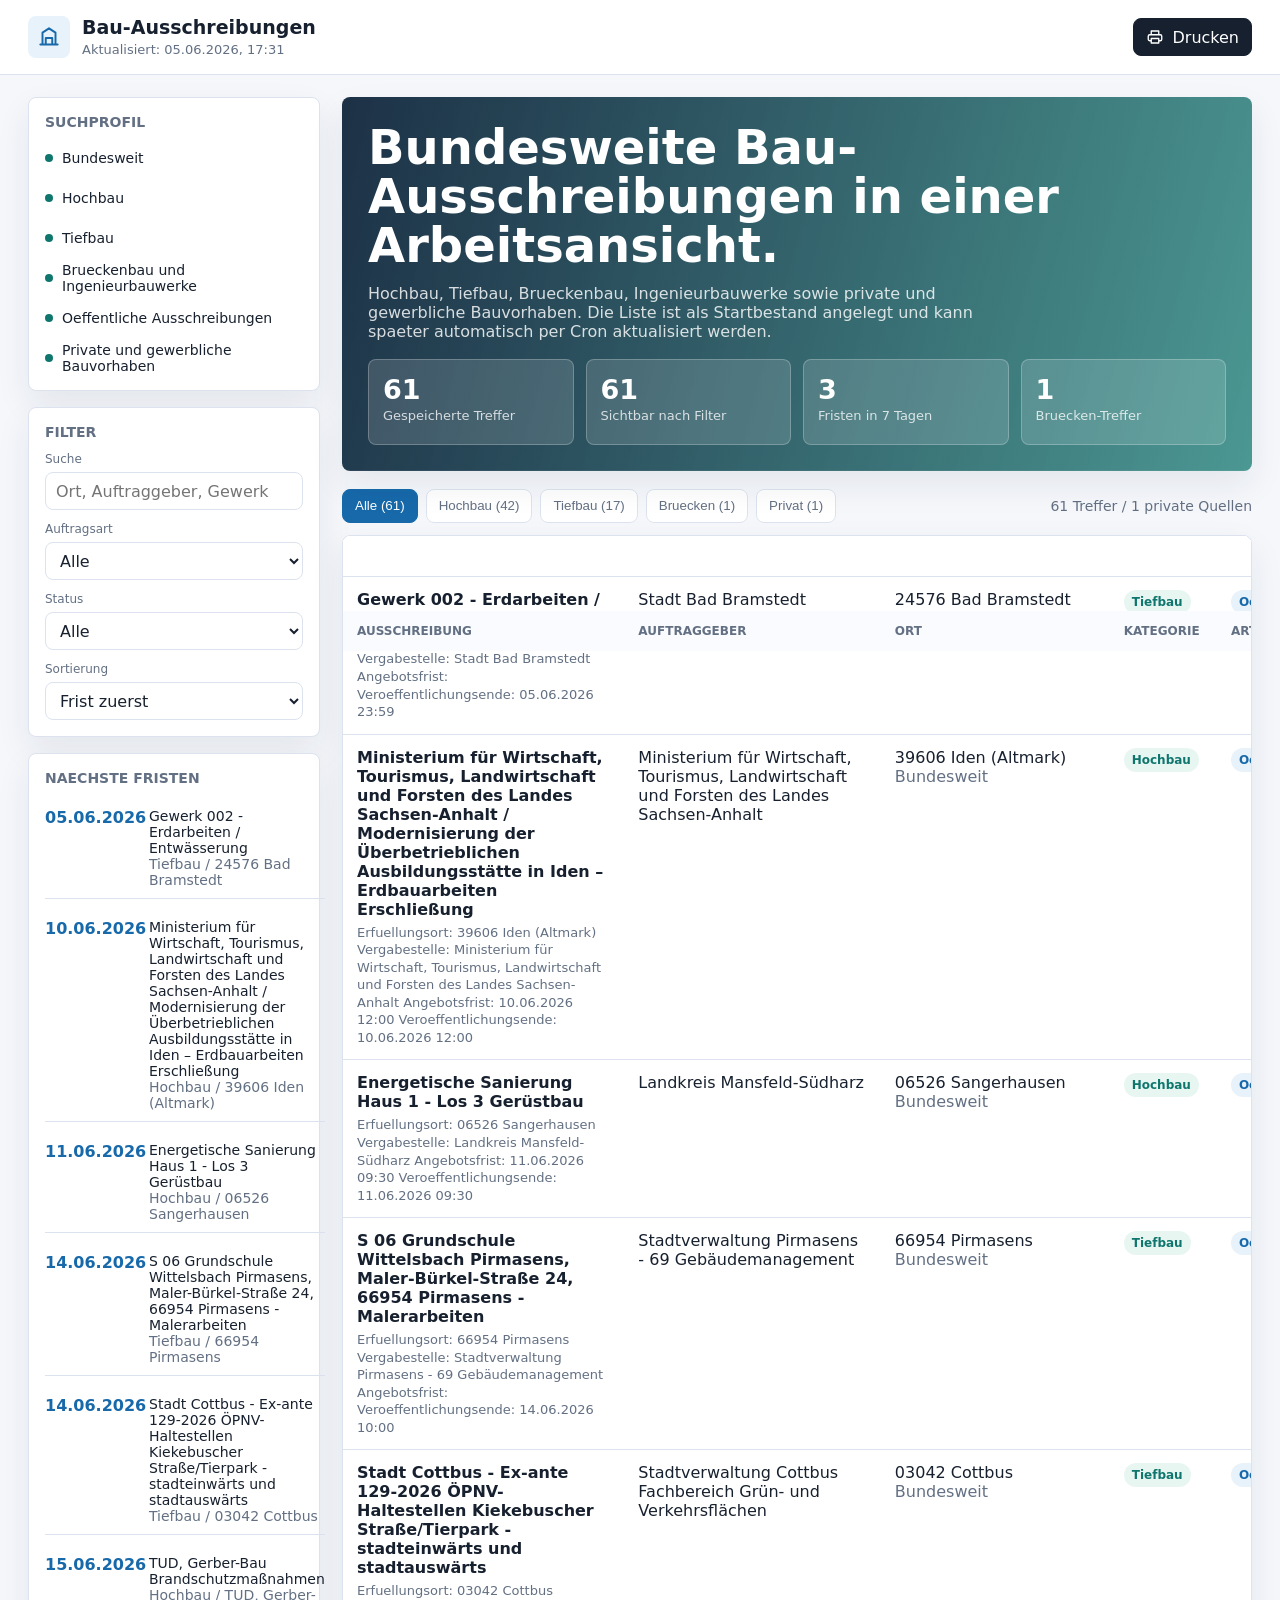
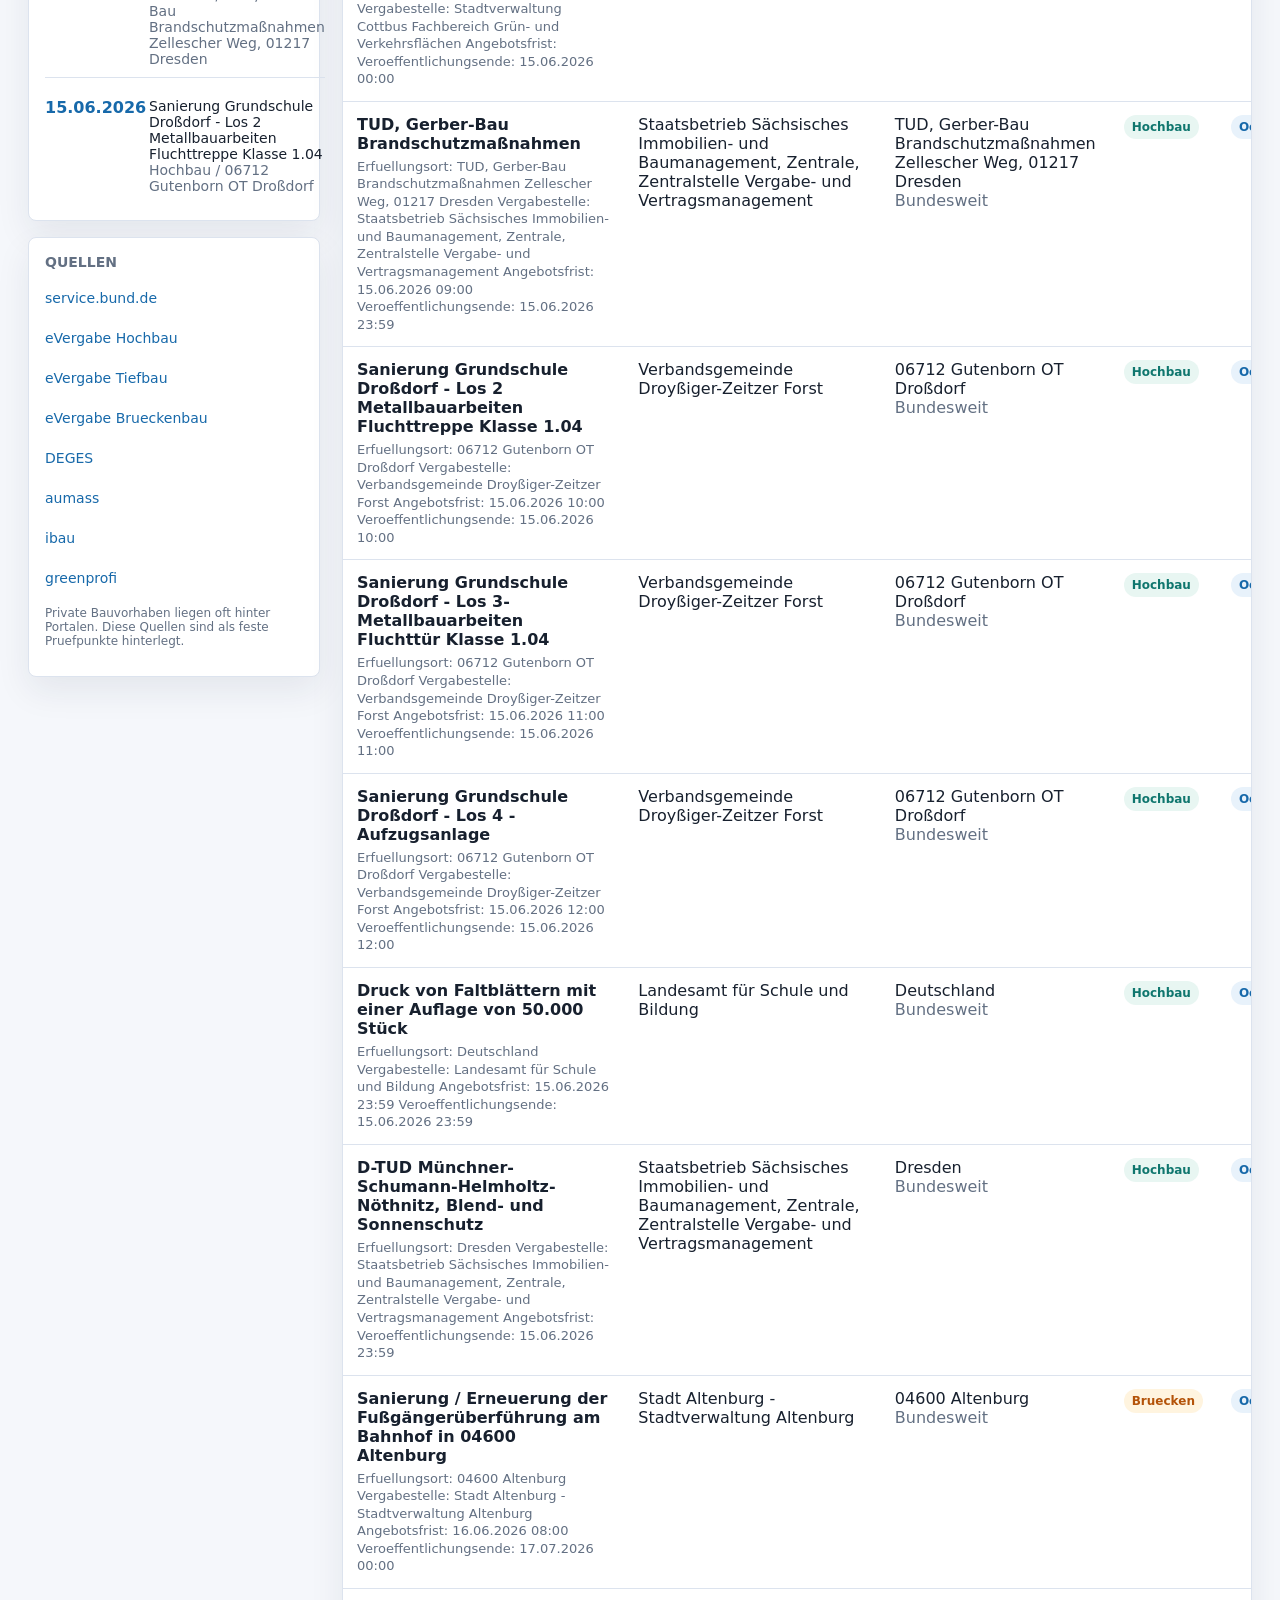
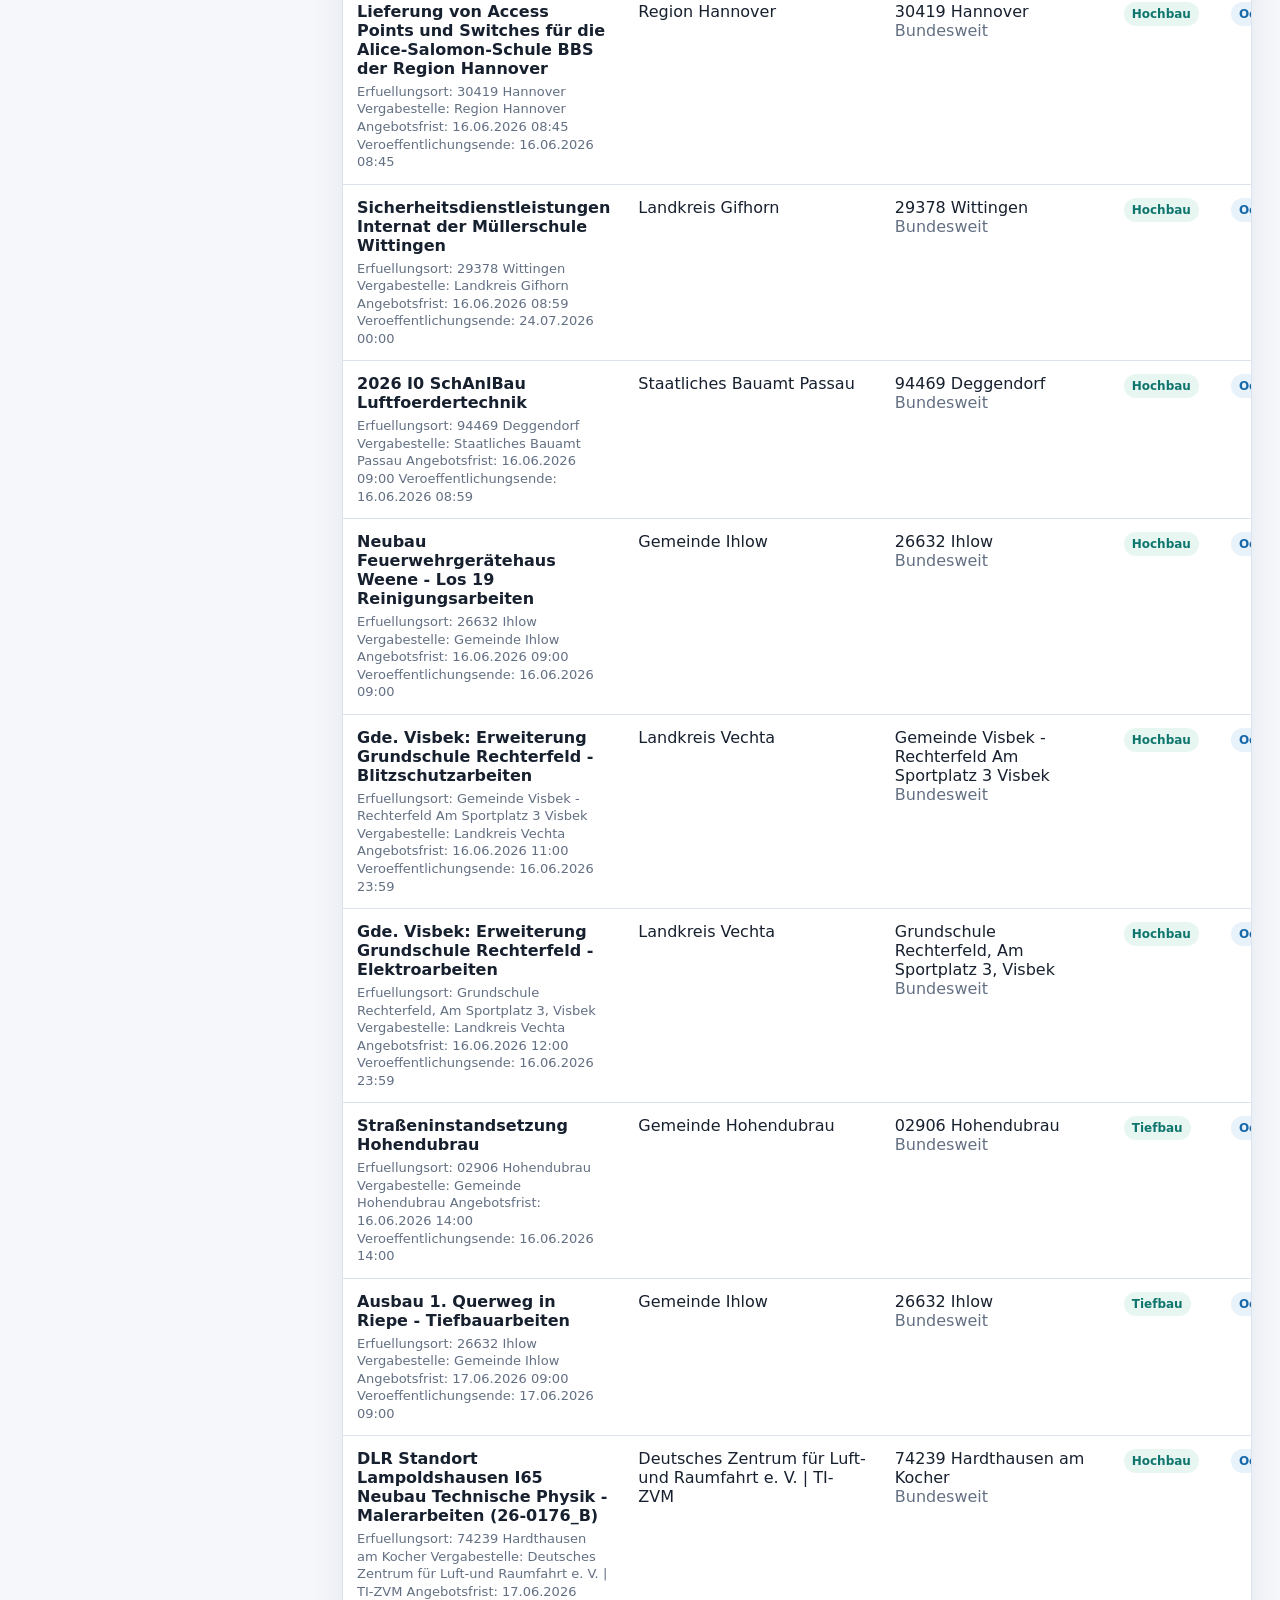
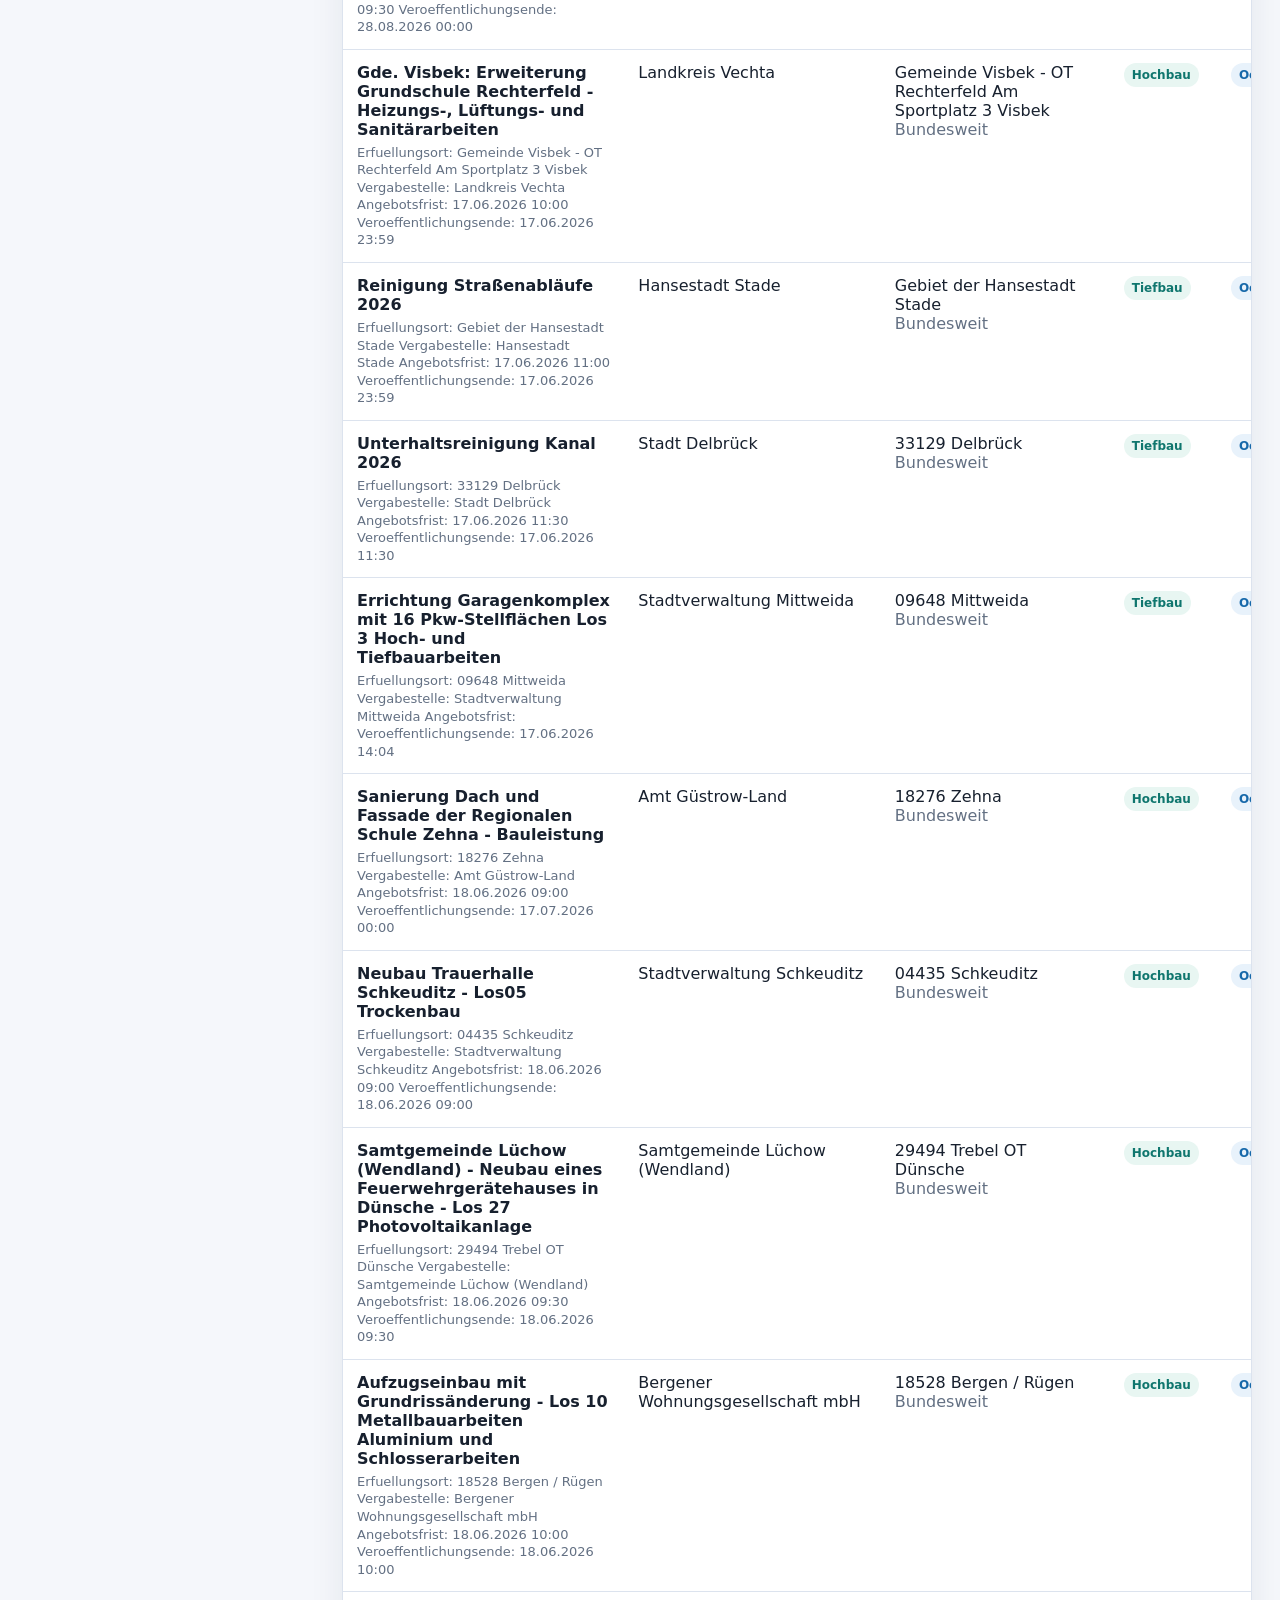
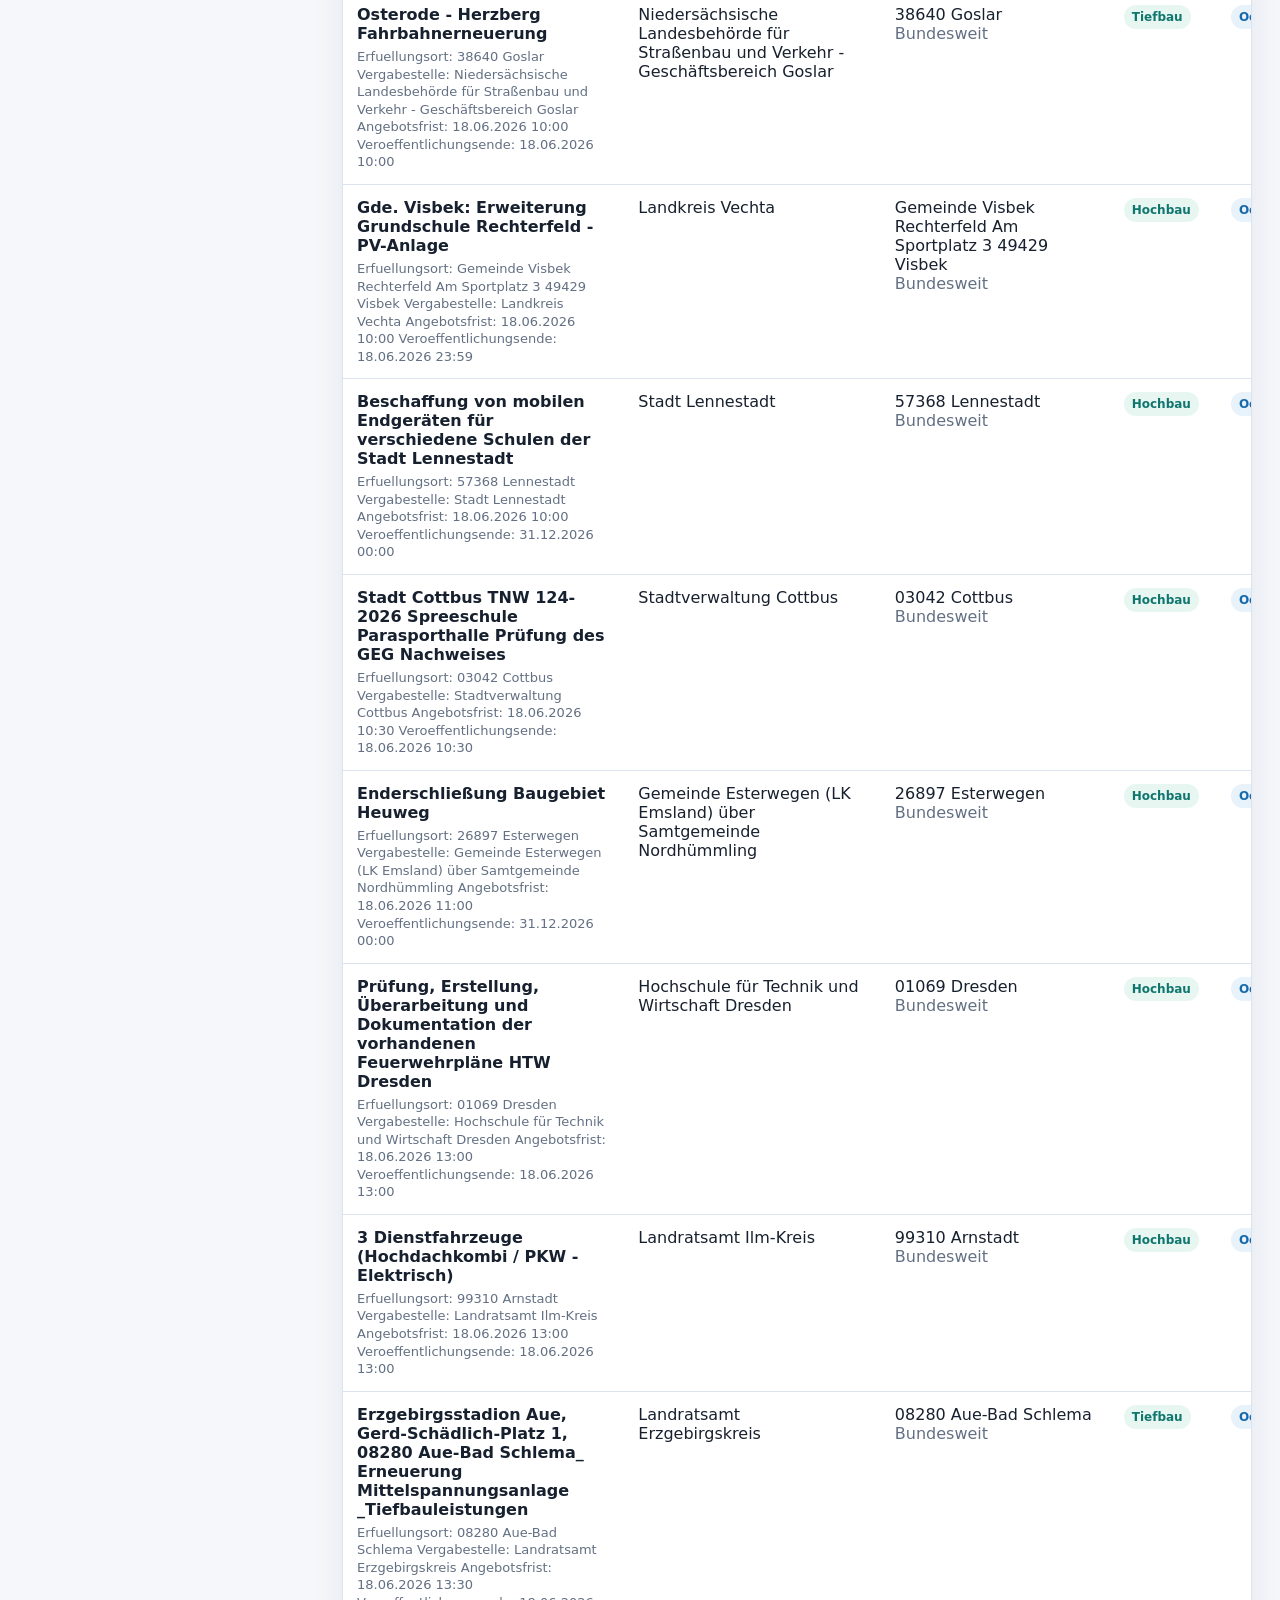
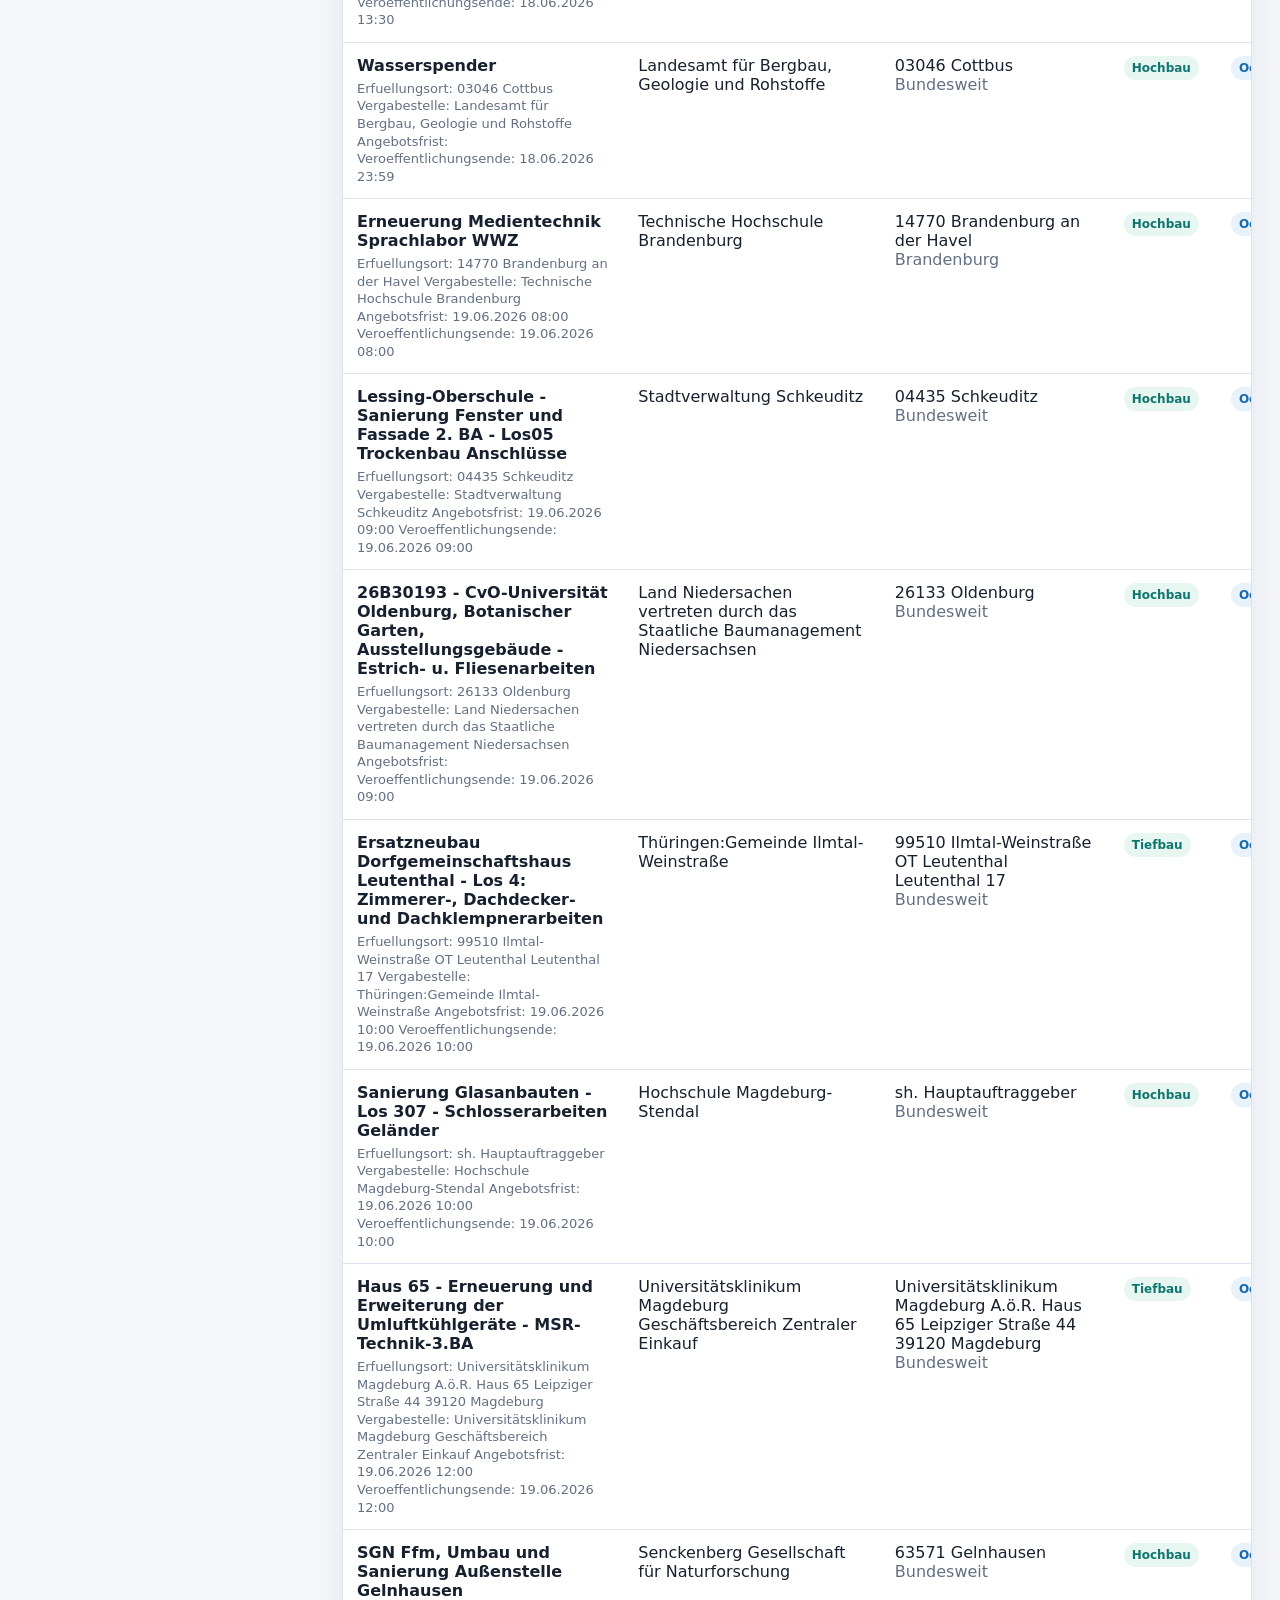
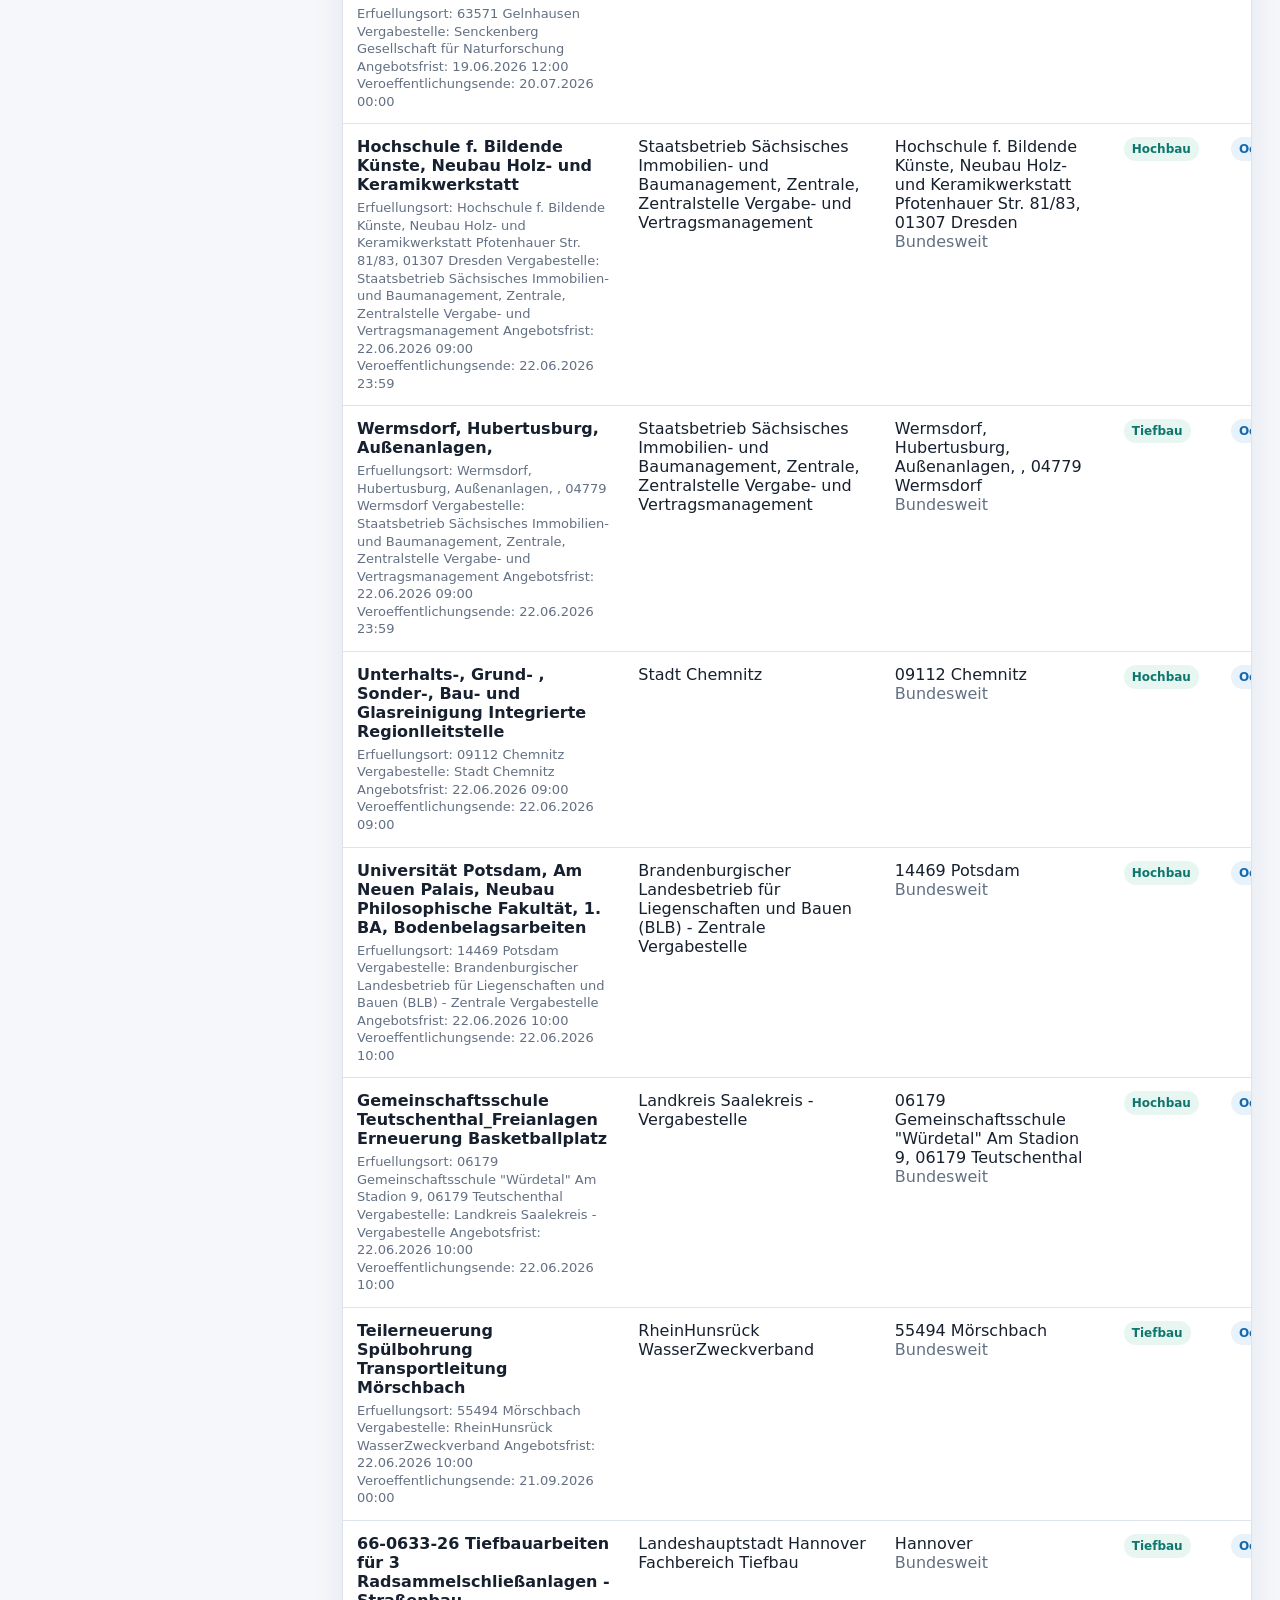
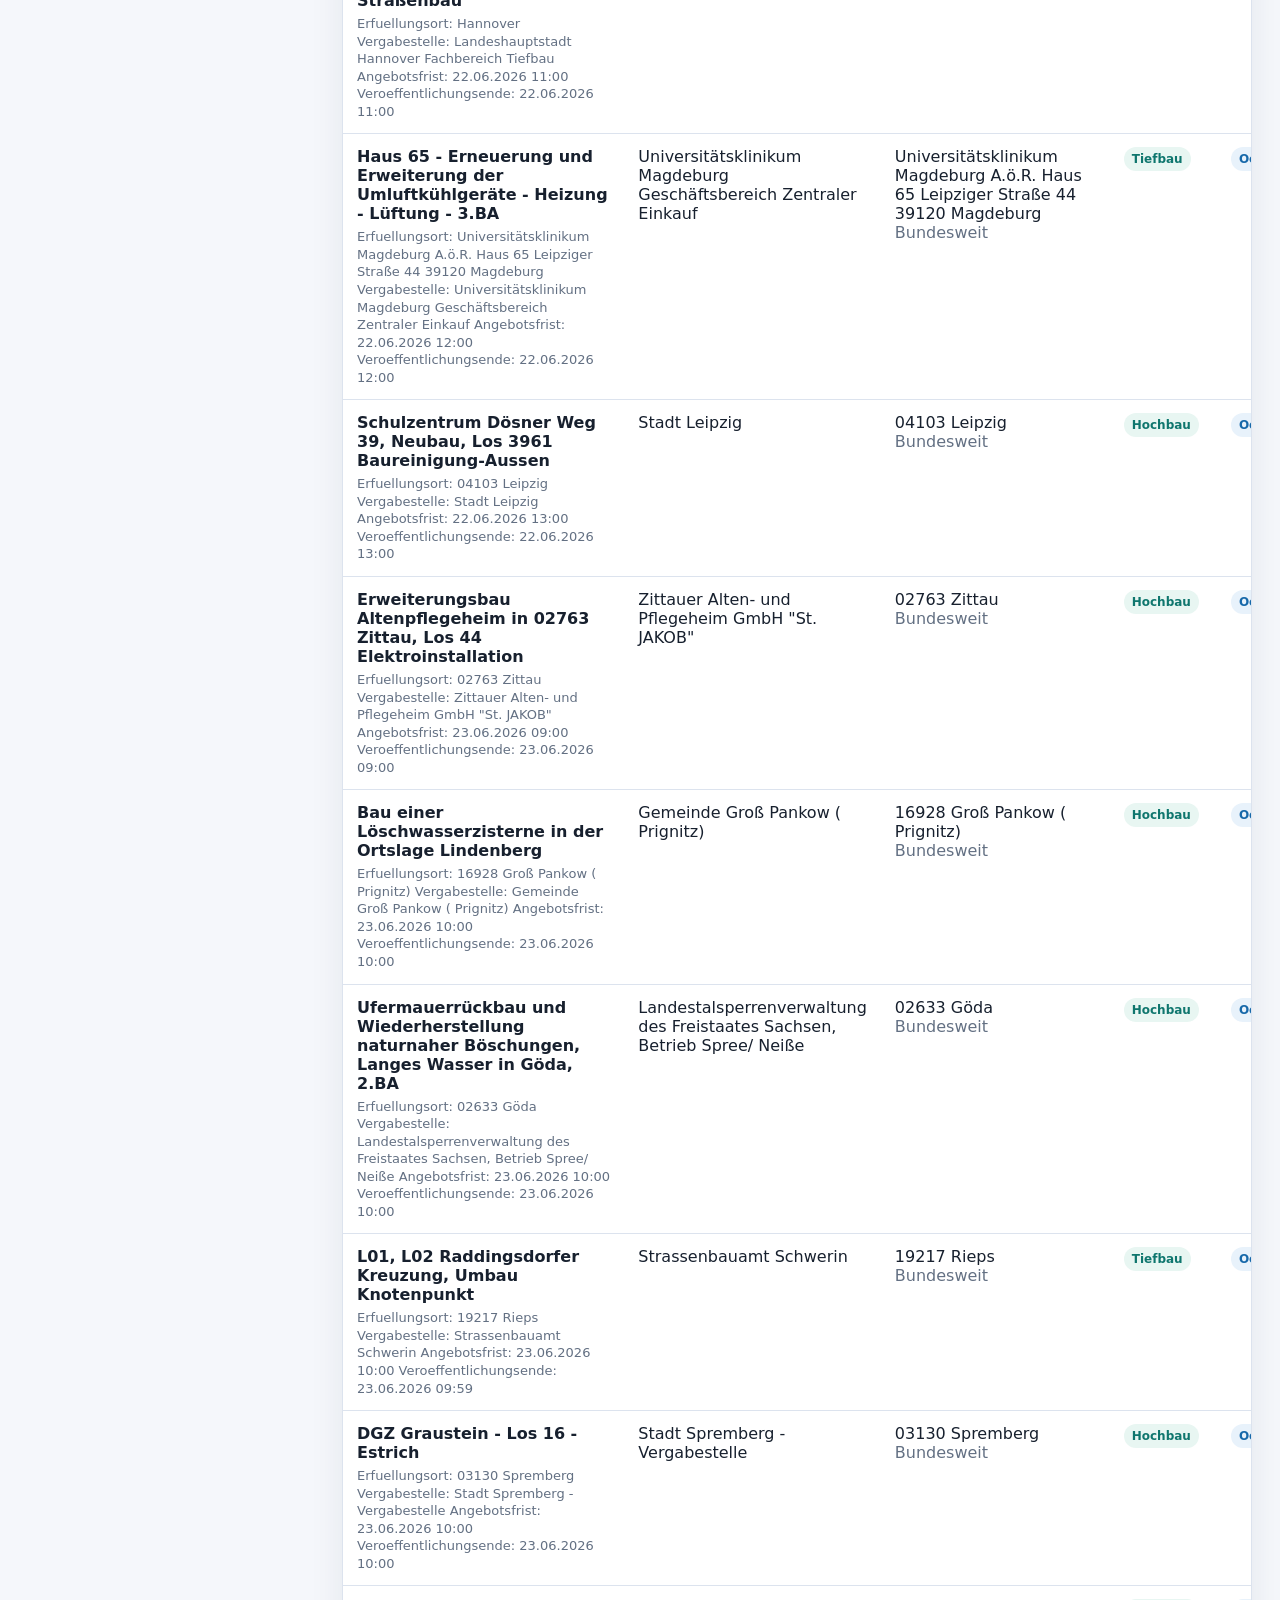
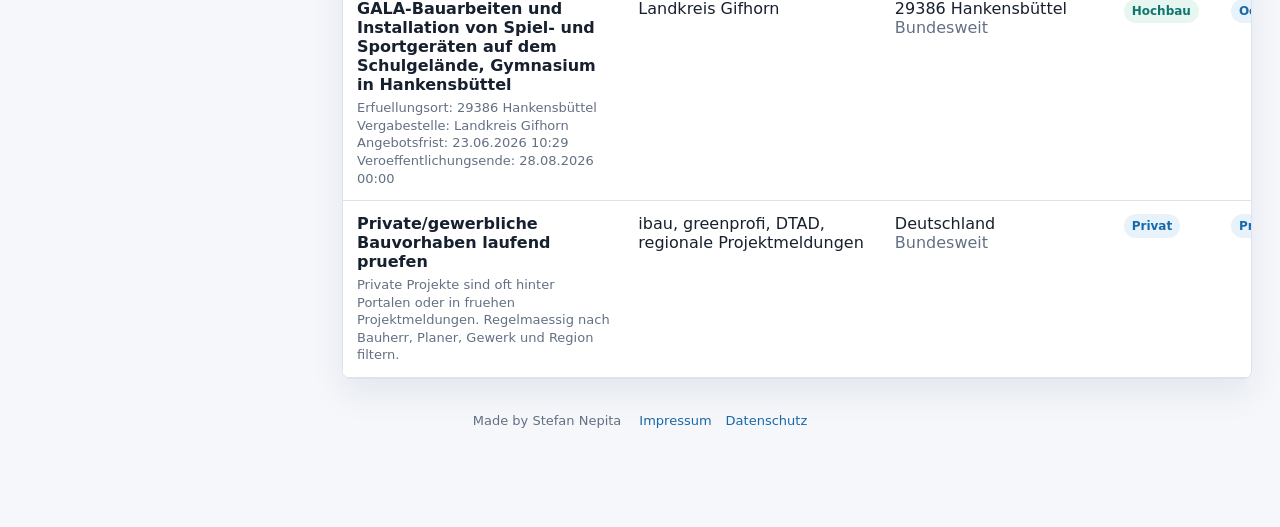
<file: index.html>
<!doctype html>
<html lang="de">
  <head>
    <meta charset="utf-8">
    <meta name="viewport" content="width=device-width, initial-scale=1">
    <title>Bau-Ausschreibungen Dashboard</title>
    <link rel="stylesheet" href="styles.css">
  </head>
  <body>
    <div class="app">
      <header class="topbar">
        <div class="brand">
          <div class="brand-mark" aria-hidden="true">
            <svg width="26" height="26" viewBox="0 0 24 24" fill="none">
              <path d="M4 19h16M6 19V8l6-4 6 4v11M9 19v-6h6v6" stroke="currentColor" stroke-width="1.8" stroke-linecap="round" stroke-linejoin="round"/>
            </svg>
          </div>
          <div>
            <h1>Bau-Ausschreibungen</h1>
            <p>Aktualisiert: <span id="updatedAt"></span></p>
          </div>
        </div>
        <div class="top-actions">
          <button class="primary-button" id="printButton" type="button">
            <svg width="18" height="18" viewBox="0 0 24 24" fill="none" aria-hidden="true">
              <path d="M7 8V4h10v4M7 17H5a2 2 0 0 1-2-2v-4a2 2 0 0 1 2-2h14a2 2 0 0 1 2 2v4a2 2 0 0 1-2 2h-2M7 14h10v6H7z" stroke="currentColor" stroke-width="1.8" stroke-linecap="round" stroke-linejoin="round"/>
            </svg>
            Drucken
          </button>
        </div>
      </header>

      <main class="layout">
        <aside class="sidebar">
          <section class="panel">
            <div class="panel-inner">
              <h2 class="section-title">Suchprofil</h2>
              <ul class="profile-list" id="profileList"></ul>
            </div>
          </section>

          <section class="panel">
            <div class="panel-inner">
              <h2 class="section-title">Filter</h2>
              <div class="filters">
                <div class="field">
                  <label for="search">Suche</label>
                  <input id="search" type="search" placeholder="Ort, Auftraggeber, Gewerk">
                </div>
                <div class="field">
                  <label for="typeFilter">Auftragsart</label>
                  <select id="typeFilter">
                    <option>Alle</option>
                    <option>Oeffentlich</option>
                    <option>Privat/Gewerblich</option>
                  </select>
                </div>
                <div class="field">
                  <label for="statusFilter">Status</label>
                  <select id="statusFilter">
                    <option>Alle</option>
                    <option>Dringend</option>
                    <option>Pruefen</option>
                    <option>Neu</option>
                    <option>Beobachten</option>
                    <option>Quelle</option>
                  </select>
                </div>
                <div class="field">
                  <label for="sortFilter">Sortierung</label>
                  <select id="sortFilter">
                    <option value="deadline">Frist zuerst</option>
                    <option value="priority">Prioritaet</option>
                    <option value="category">Kategorie</option>
                  </select>
                </div>
              </div>
            </div>
          </section>

          <section class="panel">
            <div class="panel-inner">
              <h2 class="section-title">Naechste Fristen</h2>
              <div class="timeline" id="timeline"></div>
            </div>
          </section>

          <section class="panel">
            <div class="panel-inner">
              <h2 class="section-title">Quellen</h2>
              <ul class="source-list" id="sourceList"></ul>
              <p class="print-note">Private Bauvorhaben liegen oft hinter Portalen. Diese Quellen sind als feste Pruefpunkte hinterlegt.</p>
            </div>
          </section>
        </aside>

        <section class="content">
          <div class="hero">
            <h2>Bundesweite Bau-Ausschreibungen in einer Arbeitsansicht.</h2>
            <p>Hochbau, Tiefbau, Brueckenbau, Ingenieurbauwerke sowie private und gewerbliche Bauvorhaben. Die Liste ist als Startbestand angelegt und kann spaeter automatisch per Cron aktualisiert werden.</p>
            <div class="stats">
              <div class="stat">
                <strong id="statTotal">0</strong>
                <span>Gespeicherte Treffer</span>
              </div>
              <div class="stat">
                <strong id="statVisible">0</strong>
                <span>Sichtbar nach Filter</span>
              </div>
              <div class="stat">
                <strong id="statUrgent">0</strong>
                <span>Fristen in 7 Tagen</span>
              </div>
              <div class="stat">
                <strong id="statBridge">0</strong>
                <span>Bruecken-Treffer</span>
              </div>
            </div>
          </div>

          <div class="toolbar">
            <div class="tabs" id="tabs"></div>
            <div class="count-label"><span id="resultCount">0 Treffer</span> / <span id="privateCount">0</span> private Quellen</div>
          </div>

          <div class="empty" id="empty">Keine Treffer fuer diese Filter.</div>

          <div class="table-wrap">
            <table>
              <thead>
                <tr>
                  <th>Ausschreibung</th>
                  <th>Auftraggeber</th>
                  <th>Ort</th>
                  <th>Kategorie</th>
                  <th>Art</th>
                  <th>Frist</th>
                  <th>Status</th>
                  <th>Aktion</th>
                </tr>
              </thead>
              <tbody id="tenderRows"></tbody>
            </table>
          </div>
        </section>
      </main>

      <footer class="imprint">
        <span>Made by Stefan Nepita</span>
        <nav aria-label="Rechtliche Informationen">
          <a href="impressum.html">Impressum</a>
          <a href="datenschutz.html">Datenschutz</a>
        </nav>
      </footer>
    </div>

    <script src="data.js"></script>
    <script src="app.js"></script>
  </body>
</html>
</file>
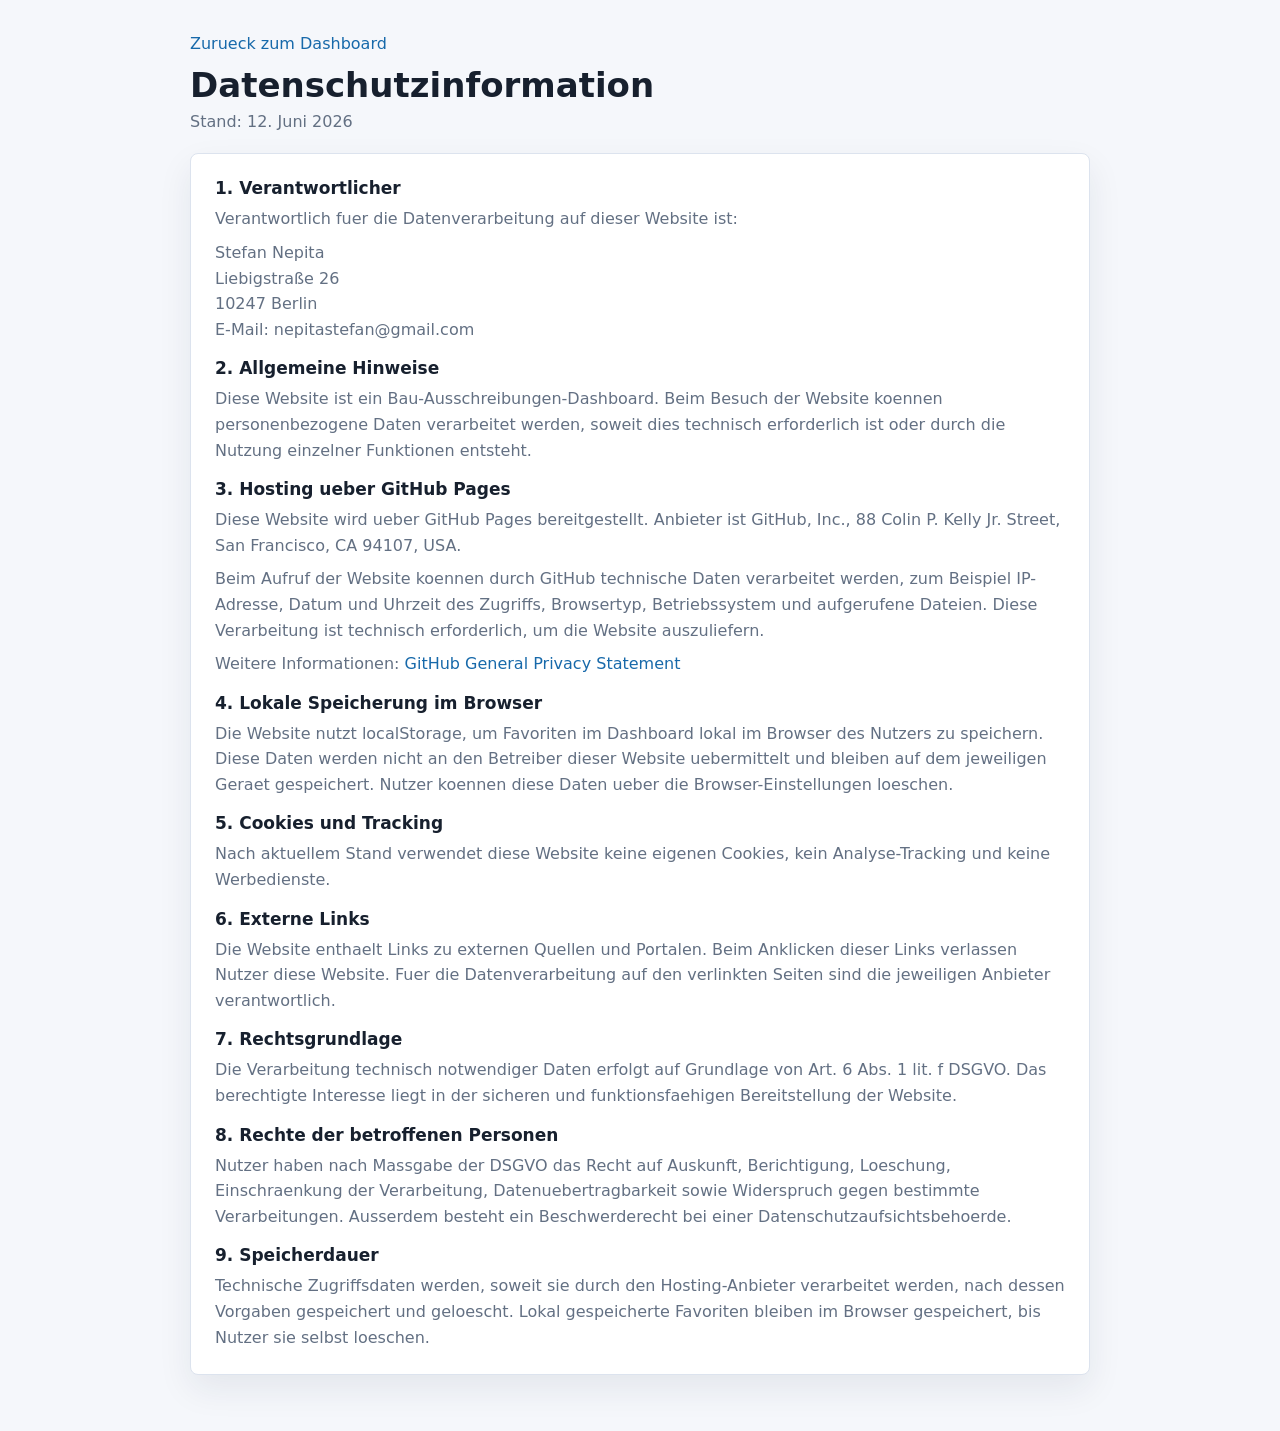
<file: datenschutz.html>
<!doctype html>
<html lang="de">
  <head>
    <meta charset="utf-8">
    <meta name="viewport" content="width=device-width, initial-scale=1">
    <title>Datenschutz | Bau-Ausschreibungen Dashboard</title>
    <link rel="stylesheet" href="styles.css">
  </head>
  <body>
    <div class="legal-page">
      <header class="legal-header">
        <a href="index.html">Zurueck zum Dashboard</a>
        <h1>Datenschutzinformation</h1>
        <p>Stand: 12. Juni 2026</p>
      </header>

      <main class="legal-content">
        <section>
          <h2>1. Verantwortlicher</h2>
          <p>
            Verantwortlich fuer die Datenverarbeitung auf dieser Website ist:
          </p>
          <p>
            Stefan Nepita<br>
            Liebigstraße 26<br>
            10247 Berlin<br>
            E-Mail: nepitastefan@gmail.com
          </p>
        </section>

        <section>
          <h2>2. Allgemeine Hinweise</h2>
          <p>
            Diese Website ist ein Bau-Ausschreibungen-Dashboard. Beim Besuch der Website
            koennen personenbezogene Daten verarbeitet werden, soweit dies technisch
            erforderlich ist oder durch die Nutzung einzelner Funktionen entsteht.
          </p>
        </section>

        <section>
          <h2>3. Hosting ueber GitHub Pages</h2>
          <p>
            Diese Website wird ueber GitHub Pages bereitgestellt. Anbieter ist GitHub,
            Inc., 88 Colin P. Kelly Jr. Street, San Francisco, CA 94107, USA.
          </p>
          <p>
            Beim Aufruf der Website koennen durch GitHub technische Daten verarbeitet
            werden, zum Beispiel IP-Adresse, Datum und Uhrzeit des Zugriffs, Browsertyp,
            Betriebssystem und aufgerufene Dateien. Diese Verarbeitung ist technisch
            erforderlich, um die Website auszuliefern.
          </p>
          <p>
            Weitere Informationen:
            <a href="https://docs.github.com/de/site-policy/privacy-policies/github-general-privacy-statement" target="_blank" rel="noreferrer">GitHub General Privacy Statement</a>
          </p>
        </section>

        <section>
          <h2>4. Lokale Speicherung im Browser</h2>
          <p>
            Die Website nutzt localStorage, um Favoriten im Dashboard lokal im Browser
            des Nutzers zu speichern. Diese Daten werden nicht an den Betreiber dieser
            Website uebermittelt und bleiben auf dem jeweiligen Geraet gespeichert.
            Nutzer koennen diese Daten ueber die Browser-Einstellungen loeschen.
          </p>
        </section>

        <section>
          <h2>5. Cookies und Tracking</h2>
          <p>
            Nach aktuellem Stand verwendet diese Website keine eigenen Cookies, kein
            Analyse-Tracking und keine Werbedienste.
          </p>
        </section>

        <section>
          <h2>6. Externe Links</h2>
          <p>
            Die Website enthaelt Links zu externen Quellen und Portalen. Beim Anklicken
            dieser Links verlassen Nutzer diese Website. Fuer die Datenverarbeitung auf
            den verlinkten Seiten sind die jeweiligen Anbieter verantwortlich.
          </p>
        </section>

        <section>
          <h2>7. Rechtsgrundlage</h2>
          <p>
            Die Verarbeitung technisch notwendiger Daten erfolgt auf Grundlage von
            Art. 6 Abs. 1 lit. f DSGVO. Das berechtigte Interesse liegt in der sicheren
            und funktionsfaehigen Bereitstellung der Website.
          </p>
        </section>

        <section>
          <h2>8. Rechte der betroffenen Personen</h2>
          <p>
            Nutzer haben nach Massgabe der DSGVO das Recht auf Auskunft, Berichtigung,
            Loeschung, Einschraenkung der Verarbeitung, Datenuebertragbarkeit sowie
            Widerspruch gegen bestimmte Verarbeitungen. Ausserdem besteht ein
            Beschwerderecht bei einer Datenschutzaufsichtsbehoerde.
          </p>
        </section>

        <section>
          <h2>9. Speicherdauer</h2>
          <p>
            Technische Zugriffsdaten werden, soweit sie durch den Hosting-Anbieter
            verarbeitet werden, nach dessen Vorgaben gespeichert und geloescht. Lokal
            gespeicherte Favoriten bleiben im Browser gespeichert, bis Nutzer sie selbst
            loeschen.
          </p>
        </section>
      </main>
    </div>
  </body>
</html>
</file>
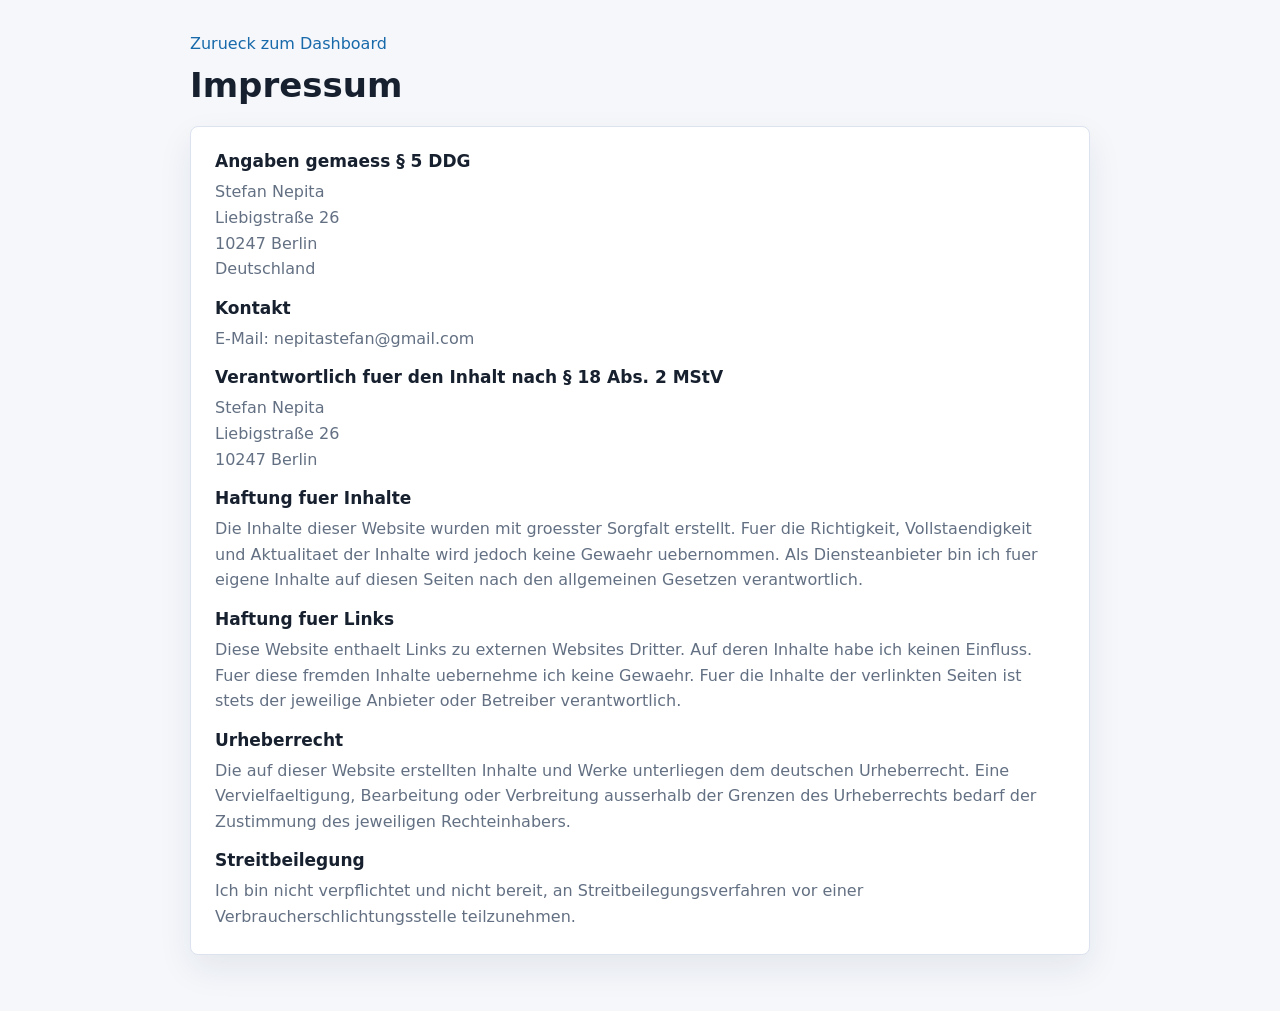
<file: impressum.html>
<!doctype html>
<html lang="de">
  <head>
    <meta charset="utf-8">
    <meta name="viewport" content="width=device-width, initial-scale=1">
    <title>Impressum | Bau-Ausschreibungen Dashboard</title>
    <link rel="stylesheet" href="styles.css">
  </head>
  <body>
    <div class="legal-page">
      <header class="legal-header">
        <a href="index.html">Zurueck zum Dashboard</a>
        <h1>Impressum</h1>
      </header>

      <main class="legal-content">
        <section>
          <h2>Angaben gemaess § 5 DDG</h2>
          <p>
            Stefan Nepita<br>
            Liebigstraße 26<br>
            10247 Berlin<br>
            Deutschland
          </p>
        </section>

        <section>
          <h2>Kontakt</h2>
          <p>
            E-Mail: nepitastefan@gmail.com
          </p>
        </section>

        <section>
          <h2>Verantwortlich fuer den Inhalt nach § 18 Abs. 2 MStV</h2>
          <p>
            Stefan Nepita<br>
            Liebigstraße 26<br>
            10247 Berlin
          </p>
        </section>

        <section>
          <h2>Haftung fuer Inhalte</h2>
          <p>
            Die Inhalte dieser Website wurden mit groesster Sorgfalt erstellt. Fuer die
            Richtigkeit, Vollstaendigkeit und Aktualitaet der Inhalte wird jedoch keine
            Gewaehr uebernommen. Als Diensteanbieter bin ich fuer eigene Inhalte auf
            diesen Seiten nach den allgemeinen Gesetzen verantwortlich.
          </p>
        </section>

        <section>
          <h2>Haftung fuer Links</h2>
          <p>
            Diese Website enthaelt Links zu externen Websites Dritter. Auf deren Inhalte
            habe ich keinen Einfluss. Fuer diese fremden Inhalte uebernehme ich keine
            Gewaehr. Fuer die Inhalte der verlinkten Seiten ist stets der jeweilige
            Anbieter oder Betreiber verantwortlich.
          </p>
        </section>

        <section>
          <h2>Urheberrecht</h2>
          <p>
            Die auf dieser Website erstellten Inhalte und Werke unterliegen dem deutschen
            Urheberrecht. Eine Vervielfaeltigung, Bearbeitung oder Verbreitung ausserhalb
            der Grenzen des Urheberrechts bedarf der Zustimmung des jeweiligen
            Rechteinhabers.
          </p>
        </section>

        <section>
          <h2>Streitbeilegung</h2>
          <p>
            Ich bin nicht verpflichtet und nicht bereit, an Streitbeilegungsverfahren vor
            einer Verbraucherschlichtungsstelle teilzunehmen.
          </p>
        </section>
      </main>
    </div>
  </body>
</html>
</file>
<file: styles.css>
:root {
  --bg: #f5f7fb;
  --panel: #ffffff;
  --ink: #17202e;
  --muted: #637083;
  --line: #dce3ee;
  --accent: #1769aa;
  --accent-2: #0f766e;
  --warn: #b45309;
  --danger: #b42318;
  --soft-blue: #e8f2fb;
  --soft-green: #e8f6f2;
  --soft-amber: #fff4df;
  --shadow: 0 14px 34px rgba(31, 44, 68, 0.08);
}

* {
  box-sizing: border-box;
}

body {
  margin: 0;
  font-family: Inter, ui-sans-serif, system-ui, -apple-system, BlinkMacSystemFont, "Segoe UI", sans-serif;
  background: var(--bg);
  color: var(--ink);
}

a {
  color: var(--accent);
  text-decoration: none;
}

a:hover {
  text-decoration: underline;
}

.app {
  min-height: 100vh;
}

.topbar {
  position: sticky;
  top: 0;
  z-index: 10;
  display: flex;
  align-items: center;
  justify-content: space-between;
  gap: 16px;
  padding: 16px 28px;
  border-bottom: 1px solid var(--line);
  background: rgba(255, 255, 255, 0.92);
  backdrop-filter: blur(14px);
}

.brand {
  display: flex;
  align-items: center;
  gap: 12px;
  min-width: 0;
}

.brand-mark {
  display: grid;
  place-items: center;
  width: 42px;
  height: 42px;
  border-radius: 8px;
  background: var(--soft-blue);
  color: var(--accent);
}

.brand h1 {
  margin: 0;
  font-size: 19px;
  line-height: 1.15;
}

.brand p {
  margin: 3px 0 0;
  color: var(--muted);
  font-size: 13px;
}

.top-actions {
  display: flex;
  gap: 8px;
}

.icon-button,
.primary-button {
  border: 1px solid var(--line);
  border-radius: 8px;
  background: var(--panel);
  color: var(--ink);
  min-height: 38px;
  padding: 0 12px;
  cursor: pointer;
  font: inherit;
}

.primary-button {
  display: inline-flex;
  align-items: center;
  gap: 8px;
  background: var(--ink);
  color: #fff;
  border-color: var(--ink);
}

.layout {
  display: grid;
  grid-template-columns: 292px minmax(0, 1fr);
  gap: 22px;
  padding: 22px 28px 34px;
}

.imprint {
  display: flex;
  justify-content: center;
  align-items: center;
  flex-wrap: wrap;
  gap: 10px 18px;
  padding: 0 28px calc(24px + 2cm);
  color: var(--muted);
  font-size: 13px;
  text-align: center;
}

.imprint nav {
  display: inline-flex;
  gap: 14px;
}

.legal-page {
  width: min(900px, calc(100% - 32px));
  margin: 0 auto;
  padding: 34px 0 56px;
}

.legal-header {
  margin-bottom: 22px;
}

.legal-header h1 {
  margin: 14px 0 8px;
  font-size: 34px;
  line-height: 1.1;
}

.legal-header p {
  margin: 0;
  color: var(--muted);
}

.legal-content {
  display: grid;
  gap: 16px;
  padding: 24px;
  border: 1px solid var(--line);
  border-radius: 8px;
  background: var(--panel);
  box-shadow: var(--shadow);
}

.legal-content section {
  display: grid;
  gap: 8px;
}

.legal-content h2 {
  margin: 0;
  font-size: 17px;
}

.legal-content p {
  margin: 0;
  color: var(--muted);
  line-height: 1.6;
}

.sidebar {
  display: flex;
  flex-direction: column;
  gap: 16px;
}

.panel {
  background: var(--panel);
  border: 1px solid var(--line);
  border-radius: 8px;
  box-shadow: var(--shadow);
}

.panel-inner {
  padding: 16px;
}

.section-title {
  margin: 0 0 12px;
  font-size: 14px;
  text-transform: uppercase;
  letter-spacing: 0;
  color: var(--muted);
}

.profile-list,
.source-list {
  display: grid;
  gap: 8px;
  margin: 0;
  padding: 0;
  list-style: none;
}

.profile-list li,
.source-list a {
  display: flex;
  align-items: center;
  gap: 9px;
  min-height: 32px;
  font-size: 14px;
}

.dot {
  width: 8px;
  height: 8px;
  border-radius: 50%;
  background: var(--accent-2);
  flex: 0 0 auto;
}

.filters {
  display: grid;
  gap: 12px;
}

.field {
  display: grid;
  gap: 6px;
}

label {
  color: var(--muted);
  font-size: 12px;
}

input,
select {
  width: 100%;
  border: 1px solid var(--line);
  border-radius: 8px;
  min-height: 38px;
  padding: 0 10px;
  background: #fff;
  color: var(--ink);
  font: inherit;
}

.content {
  min-width: 0;
}

.hero {
  position: relative;
  overflow: hidden;
  min-height: 230px;
  padding: 26px;
  background:
    linear-gradient(105deg, rgba(10, 31, 54, 0.92), rgba(15, 118, 110, 0.74)),
    url("https://images.unsplash.com/photo-1503387762-592deb58ef4e?auto=format&fit=crop&w=1800&q=80");
  background-size: cover;
  background-position: center;
  color: #fff;
  border-radius: 8px;
  box-shadow: var(--shadow);
}

.hero h2 {
  max-width: 760px;
  margin: 0;
  font-size: clamp(30px, 4vw, 48px);
  line-height: 1.02;
}

.hero p {
  max-width: 660px;
  margin: 14px 0 0;
  color: rgba(255, 255, 255, 0.82);
  font-size: 16px;
}

.stats {
  display: grid;
  grid-template-columns: repeat(4, minmax(0, 1fr));
  gap: 12px;
  margin-top: 18px;
}

.stat {
  min-height: 86px;
  padding: 14px;
  border-radius: 8px;
  background: rgba(255, 255, 255, 0.14);
  border: 1px solid rgba(255, 255, 255, 0.24);
}

.stat strong {
  display: block;
  font-size: 27px;
}

.stat span {
  color: rgba(255, 255, 255, 0.78);
  font-size: 13px;
}

.toolbar {
  display: flex;
  justify-content: space-between;
  align-items: center;
  gap: 14px;
  margin: 18px 0 12px;
}

.tabs {
  display: flex;
  flex-wrap: wrap;
  gap: 8px;
}

.tab {
  min-height: 34px;
  padding: 0 12px;
  border: 1px solid var(--line);
  border-radius: 8px;
  background: #fff;
  cursor: pointer;
  color: var(--muted);
}

.tab.active {
  color: #fff;
  background: var(--accent);
  border-color: var(--accent);
}

.count-label {
  color: var(--muted);
  font-size: 14px;
  white-space: nowrap;
}

.table-wrap {
  overflow: auto;
  border: 1px solid var(--line);
  border-radius: 8px;
  background: var(--panel);
  box-shadow: var(--shadow);
}

table {
  width: 100%;
  min-width: 1050px;
  border-collapse: collapse;
}

th,
td {
  padding: 13px 14px;
  border-bottom: 1px solid var(--line);
  text-align: left;
  vertical-align: top;
}

th {
  position: sticky;
  top: 75px;
  z-index: 3;
  background: #f9fbfe;
  color: var(--muted);
  font-size: 12px;
  font-weight: 700;
  text-transform: uppercase;
}

tbody tr:hover {
  background: #fbfdff;
}

.title-cell {
  min-width: 280px;
}

.title-cell strong {
  display: block;
  margin-bottom: 5px;
}

.title-cell span {
  display: block;
  color: var(--muted);
  font-size: 13px;
  line-height: 1.35;
}

.pill {
  display: inline-flex;
  align-items: center;
  justify-content: center;
  min-height: 24px;
  padding: 0 8px;
  border-radius: 999px;
  background: var(--soft-blue);
  color: var(--accent);
  font-size: 12px;
  font-weight: 700;
  white-space: nowrap;
}

.pill.green {
  background: var(--soft-green);
  color: var(--accent-2);
}

.pill.amber {
  background: var(--soft-amber);
  color: var(--warn);
}

.pill.red {
  background: #ffe9e7;
  color: var(--danger);
}

.deadline {
  white-space: nowrap;
  font-weight: 700;
}

.muted {
  color: var(--muted);
}

.row-actions {
  display: flex;
  gap: 8px;
}

.row-actions button {
  display: grid;
  place-items: center;
  width: 34px;
  height: 34px;
  border: 1px solid var(--line);
  border-radius: 8px;
  background: #fff;
  cursor: pointer;
  color: var(--muted);
}

.row-actions button.active {
  color: var(--warn);
  border-color: #f2d38b;
  background: var(--soft-amber);
}

.empty {
  display: none;
  padding: 34px;
  text-align: center;
  color: var(--muted);
  background: var(--panel);
  border: 1px dashed var(--line);
  border-radius: 8px;
}

.empty.show {
  display: block;
}

.timeline {
  display: grid;
  gap: 10px;
}

.timeline-item {
  display: grid;
  grid-template-columns: 94px 1fr;
  gap: 10px;
  padding: 10px 0;
  border-bottom: 1px solid var(--line);
}

.timeline-item:last-child {
  border-bottom: 0;
}

.timeline-date {
  font-weight: 700;
  color: var(--accent);
}

.timeline-title {
  font-size: 14px;
}

.print-note {
  color: var(--muted);
  font-size: 12px;
}

@media (max-width: 980px) {
  .layout {
    grid-template-columns: 1fr;
    padding: 16px;
  }

  .topbar {
    padding: 14px 16px;
    align-items: flex-start;
  }

  .stats {
    grid-template-columns: repeat(2, minmax(0, 1fr));
  }

  th {
    top: 70px;
  }
}

@media (max-width: 620px) {
  .topbar,
  .toolbar {
    flex-direction: column;
    align-items: stretch;
  }

  .top-actions {
    justify-content: flex-start;
  }

  .hero {
    padding: 20px;
  }

  .stats {
    grid-template-columns: 1fr;
  }
}

@media print {
  .topbar,
  .sidebar,
  .toolbar,
  .row-actions,
  .hero {
    display: none;
  }

  .layout {
    display: block;
    padding: 0;
  }

  body {
    background: #fff;
  }

  .table-wrap {
    box-shadow: none;
    border: 0;
  }

  table {
    min-width: 0;
    font-size: 11px;
  }
}
</file>
